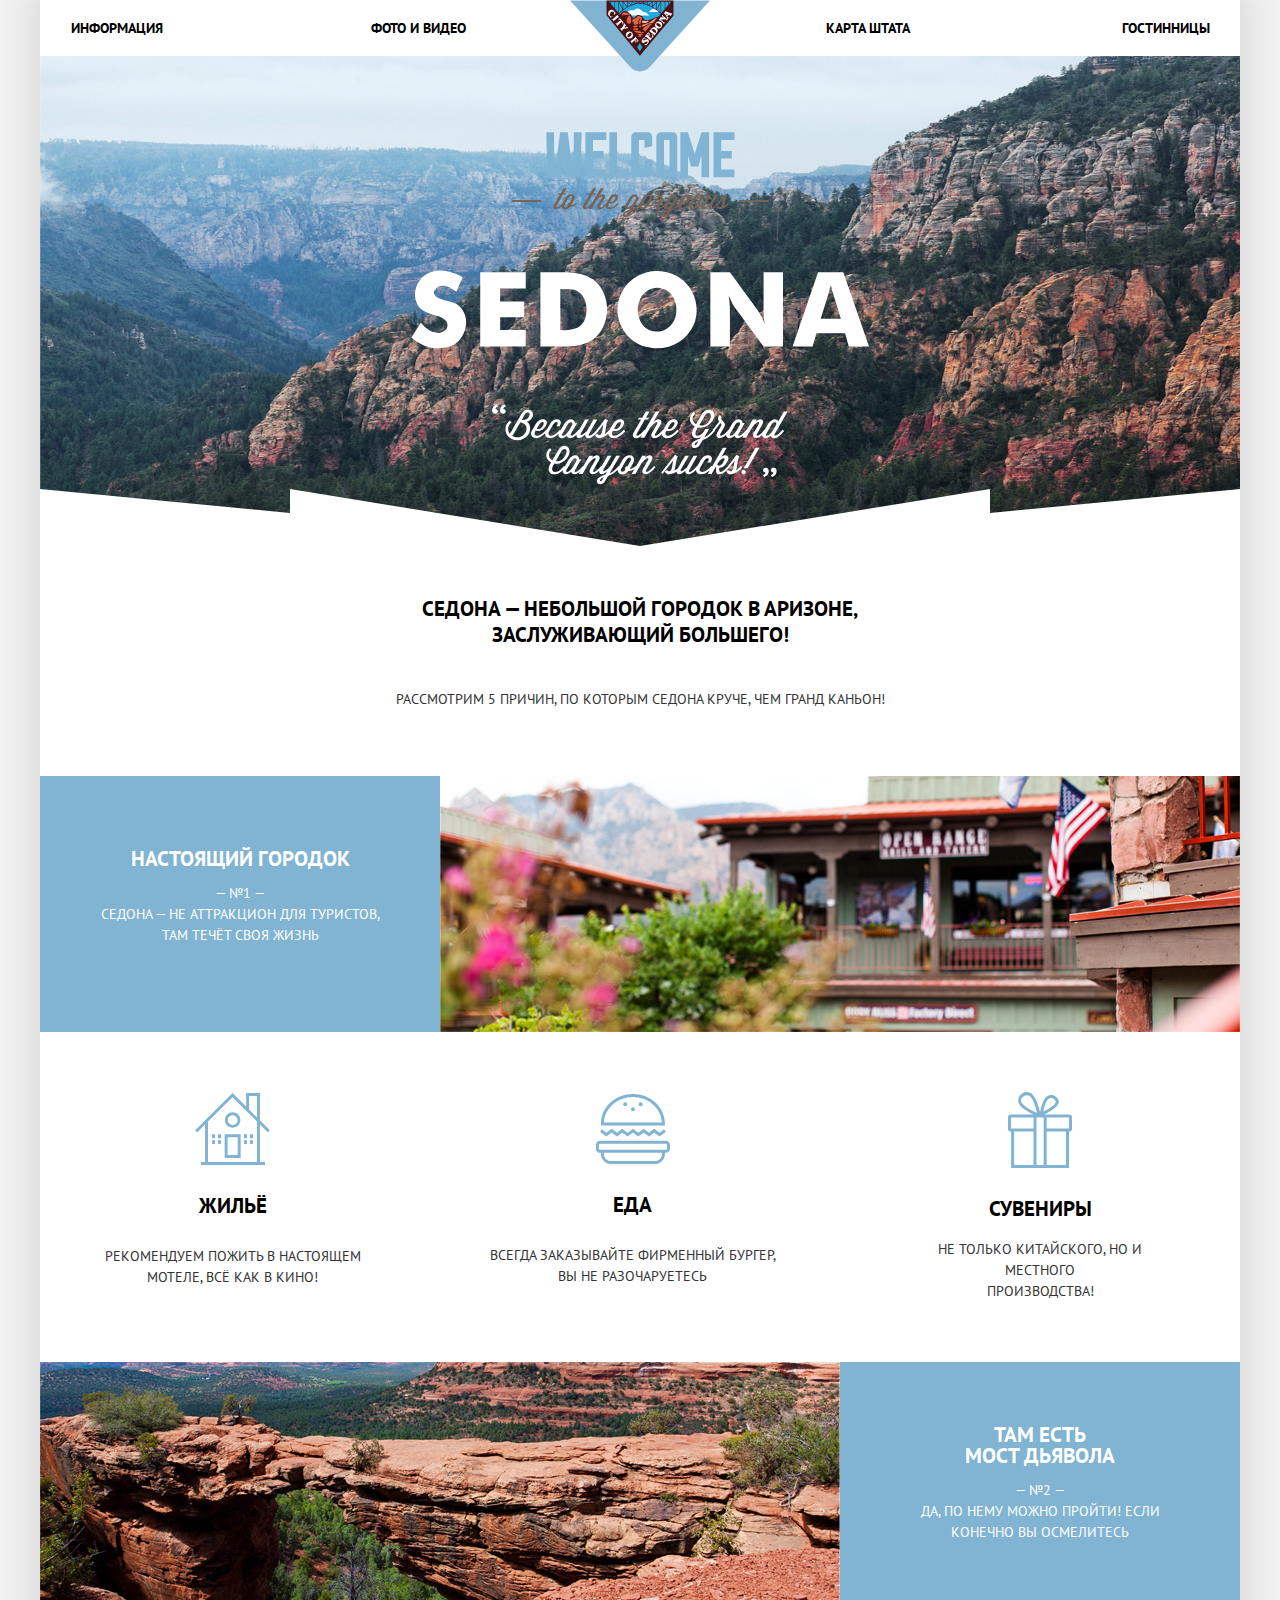
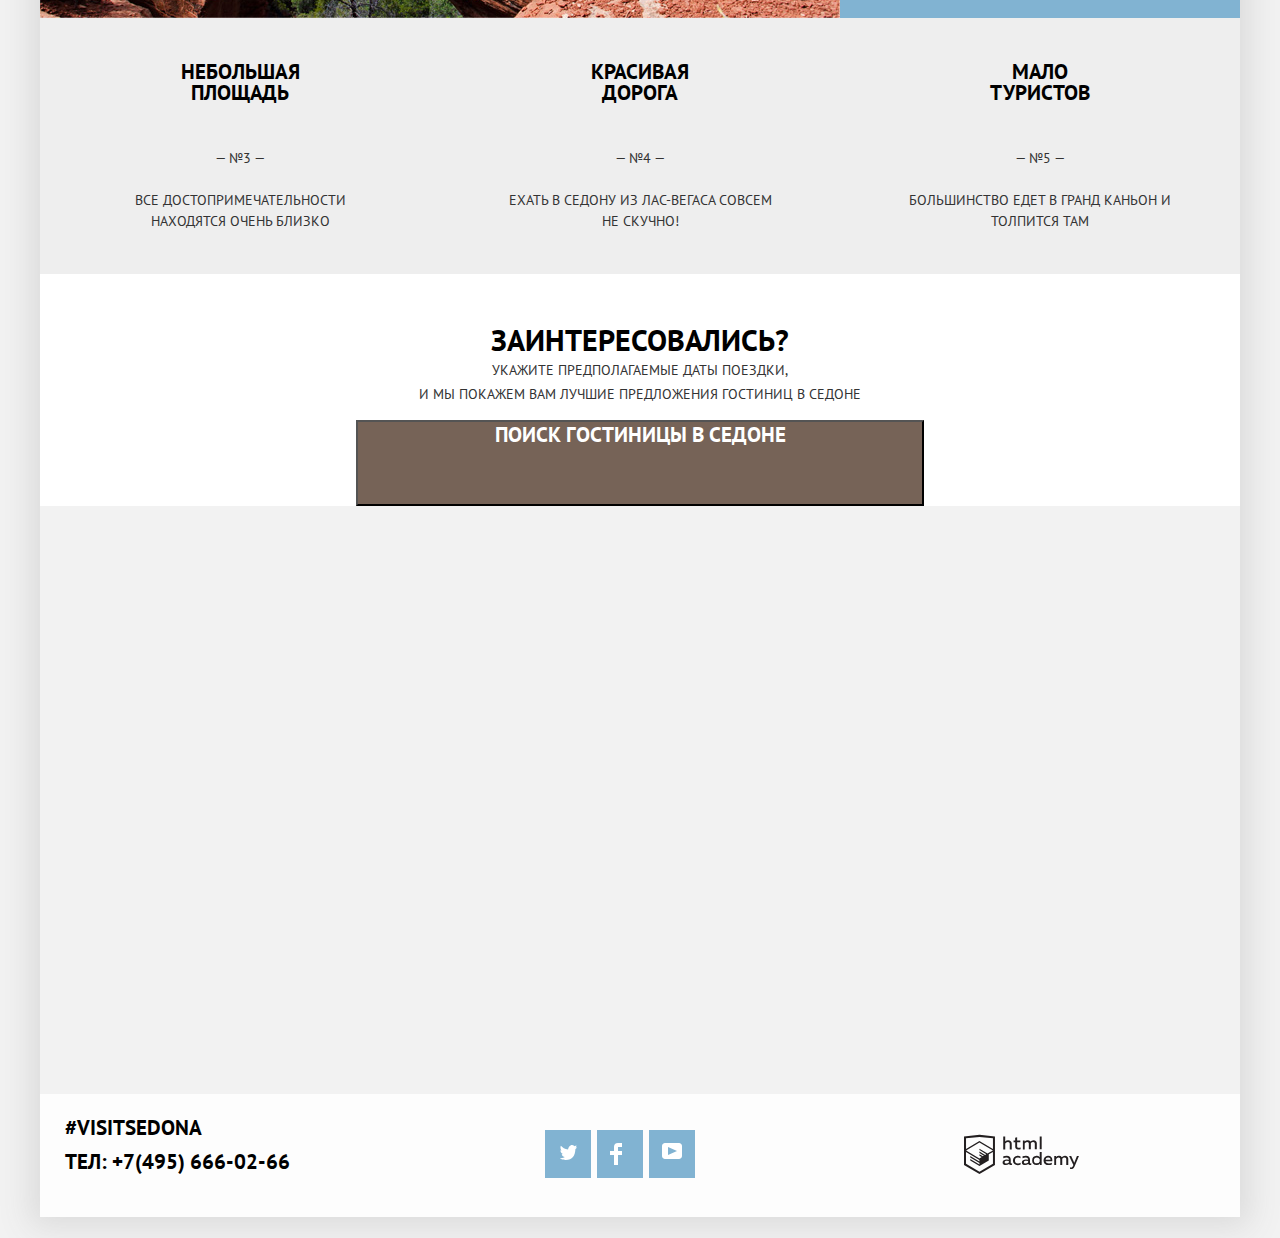
<file: index.html>
<!DOCTYPE html>
<html lang="ru">
    <head>
        <meta charset="utf-8">
        <title>«Sedona»</title>
        <link href="https://fonts.googleapis.com/css?family=PT+Sans:400,700&amp;subset=latin,cyrillic" rel="stylesheet">
        <link rel="stylesheet" href="css/normalize.css">
        <link rel="stylesheet" href="css/style.css">
    </head>
    <body>
      <div class="cover"> 
        <div class="page ">
            <header class="page__header">
                <nav class="page__header-navigation header-navigation">
                    <ul class="header-navigation__list">
                        <li class="header-navigation__list-item-left">
                            <a href="info.html">Информация</a>
                        </li>
                        <li class="header-navigation__list-item-left">
                            <a href="fotoandvideo.html">Фото и Видео</a>
                        </li>
                        <li class="main-logo">
                            <a href="index.html">
                            <img src="img/logo-sedona.svg" width="140" height="72" alt="Логотип Седона">
                            </a>
                        </li>
                        <li class="header-navigation__list-item-right">
                            <a href="map.html">Карта штата</a>
                        </li>
                        <li class="header-navigation__list-item-right">
                            <a href="hotels.html">Гостинницы</a>
                        </li>
                    </ul>
                </nav>
                <div class="background-photo__list">
                    <img class="background-photo" src="img/background-photo.jpg" width="1200" height="773" alt="Горы">
                    <img class="intro-mask" src="img/intro-mask.svg" width="1200" height="57" alt="маска">
                    <img class="intro-welcome" src="img/intro-welcome.svg" width="459" height="353" alt="велком">
                </div>
            </header>
        </div>
            <main class="page-block">
                <section class="block1">
                    <h1 class="sedona">Седона — небольшой городок в Аризоне, заслуживающий большего!</h1>
                    <p class="five-reasons">Рассмотрим 5 причин, по которым Седона круче, чем гранд каньон!</p>
                </section>
                
                <section class="block2">
                        <div class="block2__list">
                            <h2 class="present">Настоящий городок</h2>
                            <p class="number-one">— №1 —<br>Седона — не аттракцион для туристов, там течёт своя жизнь</p>
                        </div>
                        <div>
                            <img class="feature-picture" src="img/feature-picture.jpg" width="800" height="256" alt="Характеристика">
                        </div>
                </section>
                <section class="block3">
                    <div class="block3__list-home">
                        <img src="img/icon-1.svg" width="75" height="72" alt="Иконка Домика">
                        <h2 class="home">Жильё</h2>
                        <p class="sojourn">Рекомендуем пожить в настоящем<br>мотеле, всё как в кино!</p>
                    </div>
                    <div class="block3__list-burger">
                        <img src="img/icon-3.svg" width="74" height="70" alt="Иконка Бургера">
                        <h2 class="food">Еда</h2>
                        <p class="cool-burger">Всегда заказывайте фирменный бургер,<br>вы не разочаруетесь</p>
                    </div>
                    <div class="block3__list-souvenirs">
                        <img src="img/icon-2.svg" width="64" height="76" alt="Иконка Подарка">
                        <h2 class="souvenirs">Сувениры</h2>
                        <p class="local-production">Не только китайского, но и местного<br>производства!</p>
                    </div>
                </section>
                 <section class="block4">
                        <div>
                            <img class="layer-5" src="img/layer-5.jpg" width="800" height="256" alt="Характеристика">
                        </div>
                        <div class="block4__list">
                            <h2 class="devil-bridge">Там есть<br>Мост дьявола</h2>
                            <p class="venture">— №2 —<br>Да, по нему можно пройти! Если конечно вы осмелитесь</p>
                        </div>
                </section>
                <section class="block5">
                    <div class="block5__list-small-area">
                        <h2 class="small-area">Небольшая площадь</h2>
                        <p class="very-near">— №3 —<br><br>Все достопримечательности находятся очень близко</p>
                    </div>
                    <div class="block5__list-beautiful-road">
                        <h2 class="beautiful-road">Красивая дорога</h2>
                        <p class="going__to__sedona">— №4 —<br><br>Ехать в седону из Лас-Вегаса совсем не скучно!</p>
                    </div>
                    <div class="block5__list-few-tourists">
                        <h2 class="few-tourists">Мало туристов</h2>
                        <p class="local-production">— №5 —<br><br>Большинство едет в гранд каньон и толпится там</p>
                    </div>
                </section>
                <section class="block6">
                    <div class="block6__list">
                        <h2 class="interested">Заинтересовались?</h2>
                        <p class="expected-date"> Укажите предполагаемые даты поездки,<br> и мы покажем вам лучшие предложения гостиниц в седоне</p>
                        <button class="brown-button__list brown-button_list-button">
                                <span class="brown-button">Поиск гостиницы в седоне</span>
                            </button>
                    </div>
                </section> 
                <section class="form">
                    <div class="form-search__js">
                    <form action="#" class="form-search no-js" method="post">
                        <fieldset class="form-body">
                            <p>
                                <label class="form-search-label-from" for="from">Дата заезда: </label>
                                <input class="form-search-field" id="from" name="date" placeholder="24 апреля 2017" type="text">
                                <button type="button" class="form-search-calendar">
                                    <span class="visually-hidden">Календарь</span>
                                        <svg height="22" viewbox="0 0 21 22" width="21" xmlns="http://www.w3.org/2000/svg">
                                            <path d="M19.251 2.025h-2.845V.648c0-.381-.294-.689-.656-.689-.363 0-.656.308-.656.689v1.377h-3.938V.648c0-.381-.294-.689-.655-.689-.363 0-.657.308-.657.689v1.377H5.906V.648c0-.381-.294-.689-.656-.689-.363 0-.657.308-.657.689v1.377H1.75C.784 2.025 0 2.847 0 3.862v16.302C0 21.179.784 22 1.75 22h17.501c.966 0 1.749-.821 1.749-1.836V3.862c0-1.015-.783-1.837-1.749-1.837zm.437 18.139a.448.448 0 0 1-.437.459H1.75a.45.45 0 0 1-.438-.459V3.862a.45.45 0 0 1 .438-.459h2.844v1.378c0 .381.294.689.657.689.362 0 .656-.308.656-.689V3.403h3.938v1.378c0 .381.294.689.657.689.361 0 .655-.308.655-.689V3.403h3.938v1.378c0 .381.293.689.656.689.362 0 .656-.308.656-.689V3.403h2.845c.241 0 .437.206.437.459v16.302z" />
                                            <path d="M4.594 8.225h2.625v2.066H4.594zM4.594 11.668h2.625v2.067H4.594zM4.594 15.112h2.625v2.066H4.594zM9.188 15.112h2.625v2.066H9.188zM9.188 11.668h2.625v2.067H9.188zM9.188 8.225h2.625v2.066H9.188zM13.781 15.112h2.625v2.066h-2.625zM13.781 11.668h2.625v2.067h-2.625zM13.781 8.225h2.625v2.066h-2.625z" />
                                        </svg>
                                </button>
                            </p>
                            <p>
                                <label class="form-search-label-to" for="to">Дата выезда: </label>
                                <input class="form-search-field" id="to" name="date_exit" placeholder="4 июля 2017" type="text">
                                <button type="button" class="form-search-calendar">
                                    <span class="visually-hidden">Календарь</span>
                                        <svg height="22" viewbox="0 0 21 22" width="21" xmlns="http://www.w3.org/2000/svg">
                                            <path d="M19.251 2.025h-2.845V.648c0-.381-.294-.689-.656-.689-.363 0-.656.308-.656.689v1.377h-3.938V.648c0-.381-.294-.689-.655-.689-.363 0-.657.308-.657.689v1.377H5.906V.648c0-.381-.294-.689-.656-.689-.363 0-.657.308-.657.689v1.377H1.75C.784 2.025 0 2.847 0 3.862v16.302C0 21.179.784 22 1.75 22h17.501c.966 0 1.749-.821 1.749-1.836V3.862c0-1.015-.783-1.837-1.749-1.837zm.437 18.139a.448.448 0 0 1-.437.459H1.75a.45.45 0 0 1-.438-.459V3.862a.45.45 0 0 1 .438-.459h2.844v1.378c0 .381.294.689.657.689.362 0 .656-.308.656-.689V3.403h3.938v1.378c0 .381.294.689.657.689.361 0 .655-.308.655-.689V3.403h3.938v1.378c0 .381.293.689.656.689.362 0 .656-.308.656-.689V3.403h2.845c.241 0 .437.206.437.459v16.302z" />
                                            <path d="M4.594 8.225h2.625v2.066H4.594zM4.594 11.668h2.625v2.067H4.594zM4.594 15.112h2.625v2.066H4.594zM9.188 15.112h2.625v2.066H9.188zM9.188 11.668h2.625v2.067H9.188zM9.188 8.225h2.625v2.066H9.188zM13.781 15.112h2.625v2.066h-2.625zM13.781 11.668h2.625v2.067h-2.625zM13.781 8.225h2.625v2.066h-2.625z" />
                                        </svg>
                                </button>
                          </p>
                          <div class="humans">
                                <p class="find-item">
                                    <button class="minus-adult" type="button">
                                    <span class="visually-hidden">Убавить</span>
                                        <svg height="12" viewbox="0 0 32 32" width="12">
                                            <path d="M0 13v6c0 0.552 0.448 1 1 1h30c0.552 0 1-0.448 1-1v-6c0-0.552-0.448-1-1-1h-30c-0.552 0-1 0.448-1 1z"></path>
                                        </svg>
                                    </button>
                                    <button class="plus-adult" type="button">
                                    <span class="visually-hidden">Прибавить</span>
                                        <svg height="11" viewbox="0 0 32 32" width="11">
                                            <path d="M31 12h-11v-11c0-0.552-0.448-1-1-1h-6c-0.552 0-1 0.448-1 1v11h-11c-0.552 0-1 0.448-1 1v6c0 0.552 0.448 1 1 1h11v11c0 0.552 0.448 1 1 1h6c0.552 0 1-0.448 1-1v-11h11c0.552 0 1-0.448 1-1v-6c0-0.552-0.448-1-1-1z"></path>
                                        </svg>
                                    </button>
                                        <label for="adults" class="form-search-number">Взрослые:</label>
                                        <input class="input-number input-adults" name="adult" id="adults" placeholder="2" type="text"> 
                                </p>
                                <p class="find-item">
                                <button class="minus-child" type="button">
                                    <span class="visually-hidden">Убавить</span>
                                    <svg height="12" viewbox="0 0 32 32" width="12">
                                        <path d="M0 13v6c0 0.552 0.448 1 1 1h30c0.552 0 1-0.448 1-1v-6c0-0.552-0.448-1-1-1h-30c-0.552 0-1 0.448-1 1z"></path>
                                    </svg>
                                </button>
                                <button class="plus-child" type="button">
                                <span class="visually-hidden">Прибавить</span>
                                <svg height="11" viewbox="0 0 32 32" width="11">
                                    <path d="M31 12h-11v-11c0-0.552-0.448-1-1-1h-6c-0.552 0-1 0.448-1 1v11h-11c-0.552 0-1 0.448-1 1v6c0 0.552 0.448 1 1 1h11v11c0 0.552 0.448 1 1 1h6c0.552 0 1-0.448 1-1v-11h11c0.552 0 1-0.448 1-1v-6c0-0.552-0.448-1-1-1z"></path>
                                </svg>
                                </button>
                                    <label for="children" class="form-search-number">Дети:</label>
                                    <input class="input-number input-children" name="child" id="children" placeholder="0" type="text"> 
                                </p>
                        </div>
                        <button class="search-button" type="submit"> Найти </button>
                </fieldset>
            </form>
          </div>
                    <iframe allowfullscreen height="588" src="https://www.google.com/maps/embed?pb=!1m18!1m12!1m3!1d352258.19710263924!2d-111.88600118737577!3d34.8882723987366!2m3!1f0!2f0!3f0!3m2!1i1024!2i768!4f13.1!3m3!1m2!1s0x872da132f942b00d%3A0x5548c523fa6c8efd!2z0KHQtdC00L7QvdCwLCDQkNGA0LjQt9C-0L3QsCA4NjMzNiwg0KHQqNCQ!5e0!3m2!1sru!2sru!4v1545211473811" style="border:0" width="1200"></iframe>
            </section>
     </main>           
    <footer class="page-footer">
        <div class="footer-container">
            <div class=contacts>
                <p class="contacts-footer">#Visitsedona</p><br>
                <a class="tel-footer" href="tel:+74956660266"><br>Тел: +7(495) 666-02-66</a>
            </div>                               
                <div class="footer-social">
                    <h2 class="visually-hidden">Мы в социальных сетях</h2>
                    <ul class="social-list">
                        <li class="social-button"><a href="#"> <img class="button-tw" src="img/twitter.svg" width="17" height="15" alt="твиттер" aria-label="open twitter"></a></li>
                        <li class="social-button"><a href="#"> <img class="button-fb" src="img/fb-icon.svg" width="12" height="22" alt="фейсбук" aria-label="open facebook"></a></li>
                        <li class="social-button"><a href="#"> <img class="button-yt" src="img/youtube.svg" width="20" height="16" alt="Ютуб" aria-label="open youtube"></a></li>
                    </ul>
                </div>
                    <p class="footer-copyright"> websate by
                        <a href="https://htmlacademy.ru/intensive/htmlcss"> <img src="img/logo-htmlacademy.svg" width="115" height="41" alt="HTMLAcademy" class="logo-htmlacademy"></a>
                    </p>
                </div>
        </footer>
    </div> 
 <script src="js/script.js"></script>
  </body>
</html>
</file>
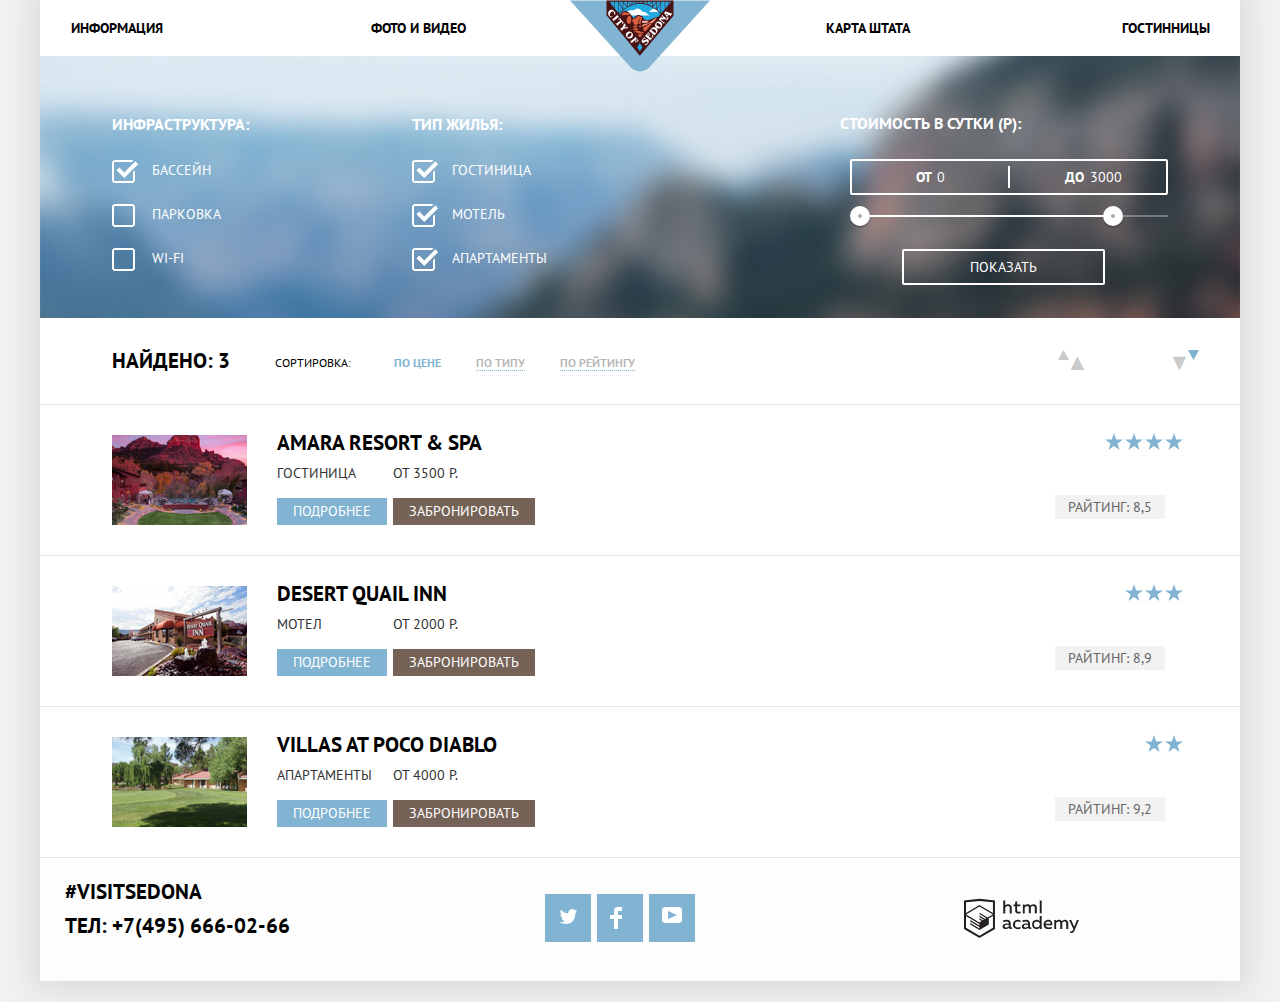
<file: hotels.html>
<!DOCTYPE html>
<html lang="ru">
  <head>
    <meta charset="utf-8">
    <title>«Sedona»</title>
    <link href="https://fonts.googleapis.com/css?family=PT+Sans:400,700&amp;subset=latin,cyrillic" rel="stylesheet">
    <link rel="stylesheet" href="css/normalize.css">
    <link rel="stylesheet" href="css/style.css">
  </head>
    <body>
       <div class="cover">
        <div class="page ">
            <header class="page__header">
                <nav class="page__header-navigation header-navigation">
                    <ul class="header-navigation__list">
                                <li class="header-navigation__list-item-left">
                            <a href="info.html">Информация</a>
                        </li>
                        <li class="header-navigation__list-item-left">
                            <a href="fotoandvideo.html">Фото и Видео</a>
                        </li>
                        <li class="main-logo">
                            <a href="index.html">
                            <img src="img/logo-sedona.svg" width="140" height="72" alt="Логотип Седона">
                            </a>
                        </li>
                        <li class="header-navigation__list-item-right">
                            <a href="map.html">Карта штата</a>
                        </li>
                        <li class="header-navigation__list-item-right">
                            <a href="hotels.html">Гостинницы</a>
                        </li>
                    </ul>
                </nav>
            </header>
            <main>
                <section class="filter">
                    <form class="filter-menu" action="https://echo.htmlacademy.tu" method="post">
                        <div class="one-fourth">
                            <h2>Инфраструктура:</h2>
                                <div class="check">
                                    <input type="checkbox" id="pool" class="visually-hidden" name="waterpool" checked>
                                    <label for="pool">Бассейн</label>
                                </div>
                                
                                <div class="check">
                                    <input type="checkbox" id="parking" class="visually-hidden" name="parcong-place">
                                    <label for="parking">Парковка</label>
                                </div>
                                <div class="check">
                                    <input type="checkbox" id="wi-fi" class="visually-hidden" name="internet">
                                    <label for="wi-fi">Wi-Fi</label>
                                </div>
                        </div>
                        <div class="one-fourth">
                            <h2>Тип жилья:</h2>
                                <div class="check">
                                    <input type="checkbox" id="hotel" class="visually-hidden" name="hotel-room" checked>
                                    <label for="hotel">Гостиница</label>
                                </div>
                                <div class="check">
                                    <input type="checkbox" id="motel" class="visually-hidden" name="motel-room" checked>
                                    <label for="motel">Мотель</label>
                                </div>
                                <div class="check">
                                <input type="checkbox" id="apartament" class="visually-hidden" name="apartament-room" checked>
                                    <label for="apartament">Апартаменты</label>
                                </div>
                        </div>
                        <div class="two-fourth clearfix">
                            <div class="filter-range">
                                <h2>Стоимость в сутки (Р):</h2>
                                    <div class="price-controls">
                                        <label class="min-price">От <input type="text" name="min-price" value="0"></label>
                                        <label class="max-price">До <input type="text" name="max-price" value="3000"></label>
                                    </div>
                                    <div class="range-controls">
                                        <div class="scale">
                                            <div class="bar"></div>
                                        </div>
                                        <div class="range-toggle range-toggle-min"></div>
                                        <div class="range-toggle range-toggle-max"></div>
                                    </div>
                                    <a class="show-btn" href="form.html">Показать</a>
                            </div>
                        </div>
                    </form>
                </section>
                <section class="results">
                    <h2 class="visually-hidden">Поиск гостинниц</h2>
                    <div class="match">
                        <span>Найдено: 3</span>
                    </div>
                    <div class="sorting">
                        <span>Сортировка:</span>
                        <ul class="sorting-filters">
                            <li>
                                <a class="current" href="#">По цене</a>
                            </li>
                            <li>
                                <a class="type" href="#">По типу</a>
                            </li>
                            <li>
                                <a class="rating" href="#">По рейтингу</a>
                            </li>
                        </ul>
                    </div>
                    <div class="sorting-btns">
                        <a href="#">
                            <div class="icon-up-dir">  
                            </div>
                        </a>
                        <a class="current" href="#">
                            <div class="icon-down-dir">
                            </div>
                        </a>
                    </div>
                </section>
                <article class="view-result">
                    <div class="photo">
                        <img src="img/hotel-picture.jpg" width="135" height="90" alt="Amara Resort &SPA">
                    </div>
                    <div class="hotel-container">
                        <h1 class="hotel-title">
                            <a href="#">Amara Resort &amp; SPA</a>
                        </h1>
                        <div class="hotel-type">
                            <span class="name-and-price">Гостиница</span>
                            <a class="btn more-btn" href="#">Подробнее</a>
                        </div>
                        <div class="reserve">
                            <span class="name-and-price">От 3500 р.</span>
                            <a class=" btn reserve-btn" href="#">Забронировать</a>
                        </div>
                    </div>
                    <div class="ratio-block">
                        <div class="stars">
                            <span class="icon-star">
                            </span>
                            <span class="icon-star">
                            </span>
                            <span class="icon-star">
                            </span>
                            <span class="icon-star">
                            </span>
                        </div>
                        <span class="ratio">Райтинг: 8,5</span>
                    </div>
                </article>
                <article class="view-result">
                    <div class="photo">
                    <img src="img/hotel-picture2.jpg" width="135" height="90" alt="Desert Quail Inn"> 
                    </div>
                    <div class="hotel-container">
                        <h1 class="hotel-title">
                            <a href="#">Desert Quail Inn</a>
                        </h1>
                        <div class="hotel-type">
                            <span class="name-and-price">Мотел</span>
                            <a class="btn more-btn" href="#">Подробнее</a>
                        </div>
                        <div class="reserve">
                            <span class="name-and-price">От 2000 р.</span>
                            <a class="btn reserve-btn" href="#">Забронировать</a>
                        </div>
                    </div>
                     <div class="ratio-block">
                        <div class="stars">
                            <span class="icon-star">
                            </span>
                            <span class="icon-star">
                            </span>
                             <span class="icon-star">
                            </span>
                        </div>
                        <span class="ratio">Райтинг: 8,9</span>
                    </div>
                </article>
                <article class="view-result">
                   <div class="photo">
                    <img src="img/hotel-picture3.jpg" width="135" height="90" alt="Villas at Poco Diablo"> 
                    </div>
                    <div class="hotel-container">
                        <h1 class="hotel-title">
                            <a href="#">Villas at Poco Diablo</a>
                        </h1>
                        <div class="hotel-type">
                            <span class="name-and-price">Апартаменты</span>
                            <a class="btn more-btn" href="#">Подробнее</a>
                        </div>
                        <div class="reserve">
                            <span class="name-and-price">От 4000 р.</span>
                            <a class="btn reserve-btn" href="#">Забронировать</a>
                        </div>
                    </div>
                     <div class="ratio-block">
                        <div class="stars">
                            <span class="icon-star">
                            </span>
                            <span class="icon-star">
                            </span>
                        </div>
                        <span class="ratio">Райтинг: 9,2</span>
                    </div>
                </article>
            </main>
         <footer class="page-footer">
        <div class="footer-container">
            <div class=contacts>
                <p class="contacts-footer">#Visitsedona</p><br>
                <a class="tel-footer" href="tel:+74956660266"><br>Тел: +7(495) 666-02-66</a>
            </div>      
                <div class="footer-social">
                    <h2 class="visually-hidden">Мы в социальных сетях</h2>
                    <ul class="social-list">
                        <li class="social-button"><a href="#"> <img class="button-tw" src="img/twitter.svg" width="17" height="15" alt="твиттер"></a></li>
                        <li class="social-button"><a href="#"> <img class="button-fb" src="img/fb-icon.svg" width="12" height="22" alt="фейсбук"></a></li>
                        <li class="social-button"><a href="#"> <img class="button-yt" src="img/youtube.svg" width="20" height="16" alt="Ютуб"></a></li>
                    </ul>
                </div>
                     <p class="footer-copyright"> websate by
                        <a href="https://htmlacademy.ru/intensive/htmlcss"> <img src="img/logo-htmlacademy.svg" width="115" height="41" alt="HTMLAcademy" class="logo-htmlacademy"></a>
                    </p>
                </div>
        </footer>
    </div>
  </div>
</body>
</html>
</file>
<file: css/style.css>
html,
body {
    margin: 0;
    padding: 0;
    width: 100%;
    height: 100%;
    
    font-family: "PT Sans", Arial, sans-serif;
    font-size: 14px;
    font-weight: 700;
    color: #000000;
    text-transform: uppercase;

    background-color: rgb(242, 242, 242);
    background-position: top center;
    background-repeat: no-repeat;
}

h1 {
    margin: 0;
}

h2 {
    display: block;
    font-size: 16px;
    line-height: 21px;
    text-transform: uppercase;
    color: #ffffff;
    font-weight: 700;
    margin: 0;
}

a {
    background-color: transparent;
}
img {
    border: 0;
}

.cover {
    box-shadow: 0 0 30px 10px #dbdbdb;
    width: 1200px;
    margin: 0 auto;
}

.page{
    position: inherit;
    max-width: 1200px;
    min-height: auto;
    margin: 0 auto;
    font-size: 0;
}

.page__header {
    position: relative;
}

.header-navigation {
    position: absolute;
    top: 0;
    left: 0;
    width: 100%;
    background-color: #ffffff;
    z-index: 1;
}

.header-navigation__list {
    display: flex;
    justify-content: space-around;
    margin: 0;
    padding: 0;
    list-style-type: none;
}

.header-navigation__list-item-left a { 
    display: flex;
    justify-content: flex-start;
    min-width: 239px;
    padding: 15px 0;
    font-size: 14px;
    font-weight: 700;
    line-height: 26px;
    text-align: left;
    color: #000000;
    text-decoration: none;
    text-transform: uppercase;
}

.header-navigation__list-item-left a:hover {
    color: #81b3d2;
}

.header-navigation__list-item-left a:active {
    color: rgba(0, 0, 0, 0.3);
}

.header-navigation__list-item-right a { 
    display: flex;
    justify-content: flex-end;
    min-width: 239px;
    padding: 15px 0;
    font-size: 14px;
    font-weight: 700;
    line-height: 26px;
    text-align: right;
    color: #000000;
    text-decoration: none;
    text-transform: uppercase;
}

.header-navigation__list-item-right a:hover {
    color: #81b3d2;
}

.header-navigation__list-item-right a:active {
    color: rgba(0, 0, 0, 0.3);
}

.main-logo {
    position: relative;
    min-width: 140px;
}

.main-logo,
.a {
    position: absolute;    
}

.background-photo__list {
    position: relative;
    display: flex;
    justify-content: center;
}

.background-photo {
    width: 100%;
    height: 546px;
}

.intro-mask {
    position: absolute;
    bottom: 0;
    left: 0;
    width: 100%;
}

.intro-welcome {
    position: absolute;
    width: 459px;
    height: auto;
    margin-top: 132px;
}

.page-block {
    max-width: 1200px;
    min-height: 100%;
    margin: 0 auto;
    font-size: 0;
}

.block1 {
    margin: 0 auto;
    padding: 50px 0;
    background-color: #ffffff;
}

.sedona {
    max-width: 440px;
    margin: 0 auto;
    font-size: 21px;
    font-weight: 700;
    line-height: 26px;
    text-align: center;
    color: #000000;
    text-transform: uppercase;
}

.five-reasons {
    margin-top: 38px;
    font-size: 14px;
    font-weight: 400;
    line-height: 26px;
    text-align: center;
    color: #333333;
    text-transform: uppercase;
}

.block2 {
    display: flex;
    height: 256px;
}

.block2__list {
    display: flex; 
    flex-direction: column; 
    justify-content: center;
    align-items: center; 
    padding: 0 60px; 
    background-color: #81b3d2;
}

.present {
    max-width: 280px;
    font-size: 21px;
    font-weight: 700;
    line-height: 21px;
    text-align: center;
    color: #ffffff;
    text-transform: uppercase;
}

.number-one {
    max-width: 280px;
    font-size: 14px;
    font-weight: 400;
    line-height: 21px;
    text-align: center;
    color: #ffffff;
    text-transform: uppercase;
}

.feature-picture {
    width: 100%;
    height: auto;
}

.block3 {
    display: flex;
    height: 330px;
}


.block3__list-home {
    display: flex;
    flex-direction: column;
    justify-content: center;
    align-items: center;
    background-color: #ffffff;
    flex-grow: 1;
}

.home {
    margin-top: 30px;
    font-size: 21px;
    font-weight: 700;
    line-height: 21px;
    text-align: center;
    color: #000000;
    text-transform: uppercase;
}

.sojourn {
    margin-top: 30px;
    font-size: 14px;
    font-weight: 400;
    line-height: 21px;
    text-align: center;
    color: #333333;
    text-transform: uppercase
}

.block3__list-burger {
    display: flex;
    flex-direction: column;
    justify-content: center;
    align-items: center;
    background-color: #ffffff;
    flex-grow: 1;
}

.food {
    margin-top: 30px;
    font-size: 21px;
    font-weight: 700;
    line-height: 21px;
    text-align: center;
    color: #000000;
    text-transform: uppercase;
}

.cool-burger {
    margin-top: 30px;
    font-size: 14px;
    font-weight: 400;
    line-height: 21px;
    text-align: center;
    color: #333333;
    text-transform: uppercase
}

.block3__list-souvenirs {
    display: flex;
    flex-direction: column;
    justify-content: center;
    align-items: center;
    background-color: #ffffff;
    flex-grow: 1;
}
 
.souvenirs {
    margin-top: 30px;
    font-size: 21px;
    font-weight: 700;
    line-height: 21px;
    text-align: center;
    color: #000000;
    text-transform: uppercase;
}

.local-production {
    margin-top: 30px;
    font-size: 14px;
    font-weight: 400;
    line-height: 21px;
    text-align: center;
    color: #333333;
    text-transform: uppercase
}

.block4 {
    display: flex;
    height: 256px;
}

.block4__list {
    display: flex;
    flex-direction: column;
    justify-content: center;
    align-items: center;
    padding: 0 60px;
    background-color: #81b3d2;
}

.devil-bridge {
    max-width: 280px;
    font-size: 21px;
    font-weight: 700;
    line-height: 21px;
    text-align: center;
    color: #ffffff;
    text-transform: uppercase;
}

.venture {
    max-width: 280px;
    
    font-size: 14px;
    font-weight: 400;
    line-height: 21px;
    text-align: center;
    color: #ffffff;
    text-transform: uppercase
}

.layer-5 {
    width: 100%;
    height: auto;
}

.block5 {
    display: flex;
    height: 256px;
}

.block5__list-small-area {
    display: flex;
    flex-direction: column;
    justify-content: center;
    align-items: center;
    background-color: #eeeeee;
    flex-grow: 1;
}

.small-area {
    width: 153px;
    margin: 0 auto 25px;
    font-size: 21px;
    font-weight: 700;
    line-height: 21px;
    text-align: center;
    color: #000000;
    text-transform: uppercase;
}

.very-near {
    width: 270px;
    margin: 20px auto 0;
    font-size: 14px;
    font-weight: 400;
    line-height: 21px;
    text-align: center;
    color: #333333;
    text-transform: uppercase
}

.block5__list-beautiful-road {
    display: flex;
    flex-direction: column;
    justify-content: center;
    align-items: center;
    background-color: #eeeeee;
    flex-grow: 1;
}

.beautiful-road {
    width: 153px;
    margin: 0 auto 25px;
    font-size: 21px;
    font-weight: 700;
    line-height: 21px;
    text-align: center;
    color: #000000;
    text-transform: uppercase;
}

.going__to__sedona  {
    width: 270px;
    margin: 20px auto 0;
    font-size: 14px;
    font-weight: 400;
    line-height: 21px;
    text-align: center;
    color: #333333;
    text-transform: uppercase
}

.block5__list-few-tourists {
    display: flex;
    flex-direction: column;
    justify-content: center;
    align-items: center;
    background-color: #eeeeee;
    flex-grow: 1;
}

.few-tourists {
    width: 153px;
    margin: 0 auto 25px;
    font-size: 21px;
    font-weight: 700;
    line-height: 21px;
    text-align: center;
    color: #000000;
    text-transform: uppercase;
}

.local-production {
    width: 270px;
    margin: 20px auto 0;
    font-size: 14px;
    font-weight: 400;
    line-height: 21px;
    text-align: center;
    color: #333333;
    text-transform: uppercase
}

.block6 {
    display: flex;
    flex-direction: column;
    max-width: 1200px;
    max-height: 330px;
}

.block6 .block6__list {
    display: flex;
    flex-direction: column; 
    justify-content: center;
    align-items: center; 
    padding: 0 60px; 
    background-color: #ffffff;
}

.interested {
    margin-top: 48px;
    font-size: 30px;
    font-weight: 700;
    line-height: 36px;
    text-align: center;
    color: #000000;
    text-transform: uppercase;
}

.expected-date {
    margin-top: 0px;
    font-size: 14px;
    font-weight: 400;
    line-height: 24px;
    text-align: center;
    color: #333333;
    text-transform: uppercase
}

.brown-button__list  {
    display:flex;
    justify-content:space-around;
    margin:0;
    padding:0;
    list-style-type:none;
    min-width:568px;
    min-height:86px;
    background-color:#766357
}

.brown-button_list-button span {
    display: inline-block;
    vertical-align: top;
    font-size: 21px;
    font-weight: 700;
    line-height: 26px;
    text-align: center;

    color: #ffffff;
    text-decoration: none;
    text-transform: uppercase;
}

.brown-button_list-button:hover {
    color: #ffffff;
}

.brown-button_list-button:active {
    color: rgba(255, 255, 255, 0.3);
    
}

.form {
    position: relative;
    overflow: hidden;
}

.form-search {
    display: none;
    position: absolute;
    top: 0;
    left: 316px;
    width: 512px;
    padding-top: 55px;
    padding-left: 56px;
    font: inherit;
    font-size: 14px;
    font-weight: 700;
    text-align: left;
    color: #000000;
    background-color: #ffffff;
    box-shadow: 0px 7px 15px 0 rgba(0, 1, 1, 0.15);
}

.modal-show {
  display: block;
  
  animation: bounce 0.6s;
}

.form-body {
    border: none;
    margin: 0;
    padding: 0;
}

.form-body p {
    border: none;
    margin: 0;
    padding: 0;
}

.form-search-label-from {
    display: inline-block;
    vertical-align: top;
    margin-right: 18px;
    margin-top: 6px;
    font-size: 14px;
    line-height: 26px;
    font-weight: 700;
}

.form-search-label-to {
    display: inline-block;
    vertical-align: top;
    margin-right: 15px;
    margin-top: 6px;
    font-size: 14px;
    line-height: 26px;
    font-weight: 700;
}

.form-search-field {
    width: 346px;
    padding: 9px 0;
    padding-left: 14px;
    margin-bottom: 30px;
    max-height: 38px;
    line-height: 26px;
    font: inherit;
    background-color: #f2f2f2;
    font-size: 14px;
    font-weight: 700;
    color: #000000;
    border: none
}

.form-search-field:hover {
    font: inherit;
    background-color: #ebebeb;
    font-size: 14px;
    font-weight: 700;
    color: #000000;
}

.form-search-field:focus {
    font: inherit;
    background-color: #ffffff;
    font-size: 14px;
    font-weight: 700;
    color: #000000;
}

.form-search-calendar {
    position: relative;
    top: 6px;
    right: 40px;
    background-color: transparent;
    color: #cacaca;
    border: none;
}

.form-search-calendar:hover {
    color: #000000;
}

.form-search-calendar:active {
    font: inherit;
    color: #81b3d2;
}

.humans {
    display: flex;
    justify-content: space-between;
    margin: 0 auto;
    margin-bottom: 54px;
    margin-left: -2px;
    width: 458px;
    box-sizing: border-box;
}

.humans .find-item {
    margin: 0;
    width: auto;
}

.find-item .input-number {
    box-sizing: border-box;
    padding: 9px 0;
    margin-left: auto;
    max-height: 38px;
    width: 346px;
    text-transform: uppercase;
    font-size: 14px;
    color: #000000;
    font-weight: 700;
    background-color: #f2f2f2;
    border: 2px solid #f2f2f2;
}

.find-item .input-adults {
    margin-left: 39px;
    padding-left: 23px;
    padding-right: 23px;
    width: 114px;
    text-align: center;
}

.find-item .input-children {
    margin-left: 23px;
    padding-left: 23px;
    padding-right: 23px;
    width: 114px;
    text-align: center;
}

.find-item input:hover {
    background-color: #ebebeb;
    border: 2px solid #ebebeb;
}

.find-item input:focus {
    background-color: #ffffff;
    border: 2px solid #e5e5e5;
}

.find-item button {
    width: 38px;
    height: 38px;
    padding-bottom:  10px;
    background-color: transparent;
    color: #cacaca;
    border: none;
}

.minus-adult {
    position: absolute;
    top: 191px;
    left: 168px;
}

.plus-adult {
    position: absolute;
    top: 191px;
    left: 242px;
}

.minus-child {
    position: absolute;
    top: 191px;
    left: 400px;
}

.plus-child {
    position: absolute;
    top: 191px;
    left: 475px;
}

.find-item button:hover {
    color: #000000;
}

.find-item button:active {
    color: #81b3d2;
}

.search-button {
    padding: 16px 0;
    margin-bottom: 54px;
    width: 458px;
    font-size: 21px;
    font-weight: 700;
    text-align: center;
    text-transform: uppercase;
    color: #ffffff;
    background-color: #81b3d2;
    border: none;
    cursor: pointer;
}

.search-button:hover {
    background-color: #669ec0;
}

.search-button:active {
    background-color: #5496bd;
    color: rgba(255, 255, 255, 0.3)
}


.page-footer {
    max-width: 1200px;
    position: inherit;
    margin: 0 auto;
    font-size: 0;
    color: #000000;
    background-color: rgba(255, 255, 255, 0.8);
}

.footer-container {
    padding: 0 10px;
}

.page-footer .footer-container {
    display: flex;
    align-items: center;
    padding-top: 36px;
    padding-bottom: 39px;
    padding-left: 15px;
}

.contacts-footer {
    display: flex;
    justify-content: flex-start;
    max-width: 280px;
    margin: -18px;
    margin-left: 10px;
    margin-right: 253px;
    color: #000000;
    font-size: 21px;
    line-height: 26px;
    font-weight: 700;
    text-align: center;
}

.tel-footer {
    display: flex;
    justify-content: flex-start;
    max-width: 280px;
    margin: 0;
    margin-left: 10px;
    margin-right: 253px;
    color: #000000;
    font-size: 21px;
    line-height: 26px;
    font-weight: 700;
    text-decoration: none;
    text-align: center;
}

.footer-social {
    display: flex;
    justify-content: space-between;
    align-items: center;
}

.social-list {
    display: flex;
    flex-wrap: wrap;
    margin: 0;
    padding: 0;
    list-style-type: none;
    align-items: center;
    justify-content: center;
    margin: 0;
    margin-right: 224px;
    padding: 0;
    width: 154px;
    text-align: center;
}

.social-list li {
    margin-right: 6px;
}

.social-list li:nth-child(3n) {
    margin: 0;
}

.social-button {
    display: flex;
    width: 46px;
    height: 48px;
    color: #ffffff;
    background-color: #81b3d2;
    background-position: center;
}

.social-button:hover {
    background-color: #669ec0;
    color: #ffffff;
}

.social-button:active {
    background-color: #5496bd;
    color: #ffffff;
    opacity: 0.3;
}


.button-tw {
    background-repeat: no-repeat;
    padding: 15px;
    text-align: center;
}
.button-fb {
    background-repeat: no-repeat;
    padding:  13px ;
    text-align: center;
}

.button-yt {
    background-repeat: no-repeat;
    padding: 13px;
    text-align: center;
}

.footer-copyright {
    display: flex;
    align-items: center;
    justify-content: center;
    width: 200px;
    margin: 0;
    color: #000000;
    text-align: center;
}


/*hotels.html*/


.filter {
    width: 100%;
    color: #ffffff;
    background: #4b769e url(../img/filter-background.jpg) no-repeat 50% 20%;
}

.filter h2 {
    margin-bottom: 25px;
    font-size: 16px;
}
.filter-menu {
    display: block;
    margin-top: 0em;
}

.one-fourth {
    display: inline-block;
    vertical-align: top;
    width: 25%;
    margin-top: 87px;
    vertical-align: top;
    padding: 27px 72px 30px;
    color: #ffffff;
    box-sizing: border-box;
    
}

.visually-hidden {
    position: absolute;
    clip: rect(0, 0, 0, 0);
    width: 1px;
    height: 1px;
    margin: -1px;
}  

.one-fourth .check:not(:first-of-type) {
    margin-top: 23px;
}
                            
.one-fourth .check label {
    position: relative;
    font-size: 14px;
    font-weight: 400;
    line-height: 21px;
    color: #ffffff;}
                            
.one-fourth .check label:not(:checked) {
    padding-left: 40px;
}
                            
.one-fourth .check input:not(:checked) + label::before {
    content: "";
    position: absolute;
    display: block;
    width: 23px;
    height: 23px;
    background-image: url('../img/checkbox-off.svg');
    background-repeat: no-repeat;
    background-position: center center;
    background-size: 23px 23px;
}
                            
.one-fourth .check input:checked + label::before {
    content: "";
    position: absolute;
    display: block;
    width: 27px;
    height: 23px;
    background-image: url('../img/checkbox-on.svg');
    background-repeat: no-repeat;
    background-position: center center;
    background-size: 27px 23px;
}

.two-fourth {
    display: inline-block;
    vertical-align: top;
    width: 50%;
    padding-top: 26px;
    vertical-align: top;
    box-sizing: border-box;
}

.clearfix:after {
    content: '';
    display: table;
    clear: both;
}
.filter-range {
    display: block;
    margin-left: auto;
    margin-right: 72px;
    width: 330px;
}

.filter-range h2 {
    margin-left: 2px;
    margin-top: 87px;
}

.filter-range h2 {
    margin-left: 2px;
    margin-top: 87px;
}

.filter h2 {
    font-size: 16px;
}

.price-controls {
    display: block;
    position: relative;
    height: 32px;
    border: 2px solid #ffffff;
    border-radius: 2px;
    margin-left: 12px;
    margin-bottom: 20px;
}

.price-controls::after {
    content: '';
    position: absolute;
    top: 50%;
    left: 50%;
    width: 2px;
    height: 22px;
    background-color: #ffffff;
    transform: translate(-50%, -50%)
}

.price-controls .min-price {
    display: inline-block;
    vertical-align: top;
    width: 85px;
    margin-left: 64px;
    line-height: 32px;
    vertical-align: top;
    cursor: pointer;
    font-size: 14px;
    text-transform: uppercase;
    color: #ffffff;
}

.price-controls .max-price {
    display: inline-block;
    vertical-align: top;
    width: 85px;
    margin-left: 64px;
    line-height: 32px;
    vertical-align: top;
    cursor: pointer;
    font-size: 14px;
    text-transform: uppercase;
    color: #ffffff;
}
.price-controls input {
    width: 40px;
    border: none;
    background: none;
    outline: none;   
    color: #ffffff;
}

.range-controls{
    display: block;
    position: relative;
    margin-left: 12px;
    margin-bottom: 32px;
}

.range-controls .scale {
    height: 2px;
    background: rgba(255, 255, 255, 0.3);
}
.range-controls .bar {
    height: 2px;
    width: 80%;
    background: #ffffff;
}

.range-controls .range-toggle-min {
    left: 0;
}

.range-controls .range-toggle {
    position: absolute;
    top: -9px;
    width: 4px;
    height: 4px;
    background: #ababab;
    border: 8px solid #ffffff;
    border-radius: 50%;
    box-shadow: 0 2px 1px 0 rgba(0, 1, 1, 0.2);
    cursor: pointer;
}
.range-controls .range-toggle-max {
    left: 253px;
}

.range-controls .range-toggle {
    position: absolute;
    top: -9px;
    width: 4px;
    height: 4px;
    background: #ababab;
    border: 8px solid #ffffff;
    border-radius: 50%;
    box-shadow: 0 2px 1px 0 rgba(0, 1, 1, 0.2);
    cursor: pointer;
}

.show-btn {
    font-size: 14px;
    line-height: 21px;
    text-align: left;
    font-weight: 400;
    color: #ffffff;
}
.filter-range .show-btn {
    display: block;
    margin: 32px auto 33px;
    padding: 6px 33px;
    line-height: 20px;
    text-transform: uppercase;
    background: none;
    border: 2px solid #ffffff;
    border-radius: 2px;
    outline: none;
}

.results{
    background: #ffffff;
    border-bottom: 1px solid #e5e5e5;
}

.results .match {
    display: inline-block;
    vertical-align: top;
    width: 235px;
    padding: 30px 0;
    padding-left: 72px;
    vertical-align: top;
    box-sizing: border-box;
}

.more-btn {
    font-size: 14px;
    line-height: 21px;
    text-align: left;
    font-weight: 700;
    color: #ffffff;
}

.reserve-btn {
    font-size: 14px;
    line-height: 21px;
    text-align: left;
    font-weight: 700;
    color: #ffffff;
}

.name-and-price {
    font-weight: 400;
    font-size: 14px;
    line-height: 21px;
    text-transform: uppercase;
    color: #333333;
}

.match span {
    font-weight: 700;
    font-size: 21px;
    line-height: 26px;
    text-transform: uppercase;
    color: #000000;
}

.results .sorting {
    display: inline-block;
    vertical-align: top;
    width: 780px;
    padding: 36px 0 32px;
    font-size: 12px;
    line-height: 18px;
    vertical-align: top;
}

.sorting span {
    font-weight: 400;
    font-size: 12px;
    line-height: 18px;
    text-transform: uppercase;
    color: #000000;
}

.sorting .sorting-filters {
    display: inline-block;
    vertical-align: top;
    padding: 0;
    margin: 0;
    vertical-align: top;
    font-size: 12px;
    line-height: 18px;
    text-transform: uppercase;
    color: #000000;
}

.sorting-filters li:first-child{
    padding-left: 40px;
}

.sorting-filters li {
    display: inline-block;
    vertical-align: top;
    list-style: none;
    padding-left: 32px;
    vertical-align: top;
}

.sorting-filters .current {
    color: #81b3d2;
    border: none;
    cursor: text;
}

.sorting-filters a {
    text-decoration: none;
    color: rgba(0, 0, 0, 0.3);
    border-bottom: 1px dotted #81b3d2;
}

.results .sorting-btns {
    display: inline-block;
    vertical-align: top;
    width: 185px;
    padding: 31.5px 0 28.5px;
    padding-right: 100px;
    text-align: right;
    vertical-align: top;
    box-sizing: border-box;
}

.sorting-btns a {
    display: inline-block;
    vertical-align: top;
    font-size: 23px;
}


.sorting-btns .icon-up-dir::before, .sorting-btns .icon-down-dir::before {
    margin: 0;
    margin-right: 75px;
    padding: 0 8px;
}

.icon-up-dir::before {
    content: "";
    position: absolute;
    display: inline-block;
    vertical-align: top;
    width: 11px;
    height: 10px;
    background-image: url('../img/icon-up-dir.png');
    background-repeat: no-repeat;
    background-position: left;
    background-size: 11px 10px;
}

.icon-down-dir::before {
    content: "";
    position: absolute;
    display: inline-block;
    vertical-align: top;
    width: 11px;
    height: 10px;
    background-image: url('../img/icon-down-dir.png');
    background-repeat: no-repeat;
    background-position: right;
    background-size: 11px 10px;
}

[class^="icon-"]::before,
[class*=" icon-"]::before {
    
    display: inline-block;
    vertical-align: top;
    width: 1em;
    font-weight: 400;
    line-height: 1em;
    text-align: center;
    text-transform: none;
    text-decoration: inherit;
    speak: none;
}

.view-result {
    display: flex;
    width: auto;
    max-height: 151px;
    background: #ffffff;
    border-bottom: 1px solid #e5e5e5;
}

.view-result .photo {
    display: flex;
    width: 235px;
    padding: 30px 0;
    padding-left: 72px;
    line-height: 0;
    vertical-align: top;
    box-sizing: border-box;
}

.view-result img {
    width: 135px;
    height: 90px;
}

.view-result .hotel-container {
    display: inline-block;
    vertical-align: top;
    padding-top: 25px;
    padding-bottom: 30px;
    padding-left: 2px;
    width: 778px;
    vertical-align: top;
}

.hotel-container h1{
    font-size: 21px;
}

.hotel-title a {
    display: inline-block;
    vertical-align: top;
    margin-bottom: 7px;
    line-height: 26px;
    color: inherit;
    text-decoration: none;
}

.hotel-container .hotel-type {
    display: inline-block;
    vertical-align: top;
    width: 110px;
    margin-right: 6px;
    vertical-align: top;
}

.hotel-container span {
    display: block;
    margin-bottom: 14px;
}

.hotel-container .more-btn {
    color: #ffffff;
    background-color: #81b3d2;
}

.hotel-container .btn {
    display: inline-block;
    vertical-align: top;
    padding: 3px 16px;
    margin-right: 6px;
    vertical-align: top;
    font-weight: 500;
    text-decoration: none;
}

.hotel-container .reserve {
    display: inline-block;
    vertical-align: top;
    width: 142px;
    vertical-align: top;
}

.hotel-container .reserve-btn {
    color: #ffffff;
    background-color: #766357;
}

.stars {
    display: flex;
    justify-content: flex-end;
    width: auto;
    height: 17px;
    margin-bottom: 47px;
    font-size: 18px;
    color: #81b3d2;
}

.stars .icon-star::before {
    margin: 0;
}

.icon-star::before {
    content: "";
    position: absolute;
    display: inline-block;
    vertical-align: top;
    width: 18px;
    height: 17px;
    background-image: url('../img/star.svg');
    background-repeat: no-repeat;
    background-position: center, center;
    background-size: 18px 17px; 
}

.icon-star:not(:last-of-type) {
    margin-right: 20px;
}

[class^="icon"]::before,
[class*=" icon-"]::before {
    display: inline-block;
    vertical-align: top;
    font-weight: 400;
    line-height: 1em;
    text-align: center;
    text-transform: none;
    text-decoration: none;
    font-style: normal;
    font-variant: normal;
    speak: none;
}

.ratio-block {
    padding-top: 28px;
}

.ratio {
    padding: 3px 13px;
    background: #f2f2f2;
    font-size: 14px;
    line-height: 21px;
    text-align: center;
    font-weight: 400;
    color: #666666;
}




/*hotels.html*/


.filter {
    width: 100%;
    color: #ffffff;
    background: #4b769e url(../img/filter-background.jpg) no-repeat 50% 20%;
}

.filter h2 {
    margin-bottom: 25px;
    font-size: 16px;
}
.filter-menu {
    display: block;
    margin-top: 0em;
}

.one-fourth {
    display: inline-block;
    vertical-align: top;
    width: 25%;
    margin-top: 87px;
    vertical-align: top;
    padding: 27px 72px 30px;
    color: #ffffff;
    box-sizing: border-box;
    
}

.visually-hidden {
    position: absolute;
    clip: rect(0, 0, 0, 0);
    width: 1px;
    height: 1px;
    margin: -1px;
}  

.one-fourth .check:not(:first-of-type) {
    margin-top: 23px;
}
                            
.one-fourth .check label {
    position: relative;
    font-size: 14px;
    font-weight: 400;
    line-height: 21px;
    color: #ffffff;}
                            
.one-fourth .check label:not(:checked) {
    padding-left: 40px;
}
                            
.one-fourth .check input:not(:checked) + label::before {
    content: "";
    position: absolute;
    display: block;
    width: 23px;
    height: 23px;
    background-image: url('../img/checkbox-off.svg');
    background-repeat: no-repeat;
    background-position: center center;
    background-size: 23px 23px;
}
                            
.one-fourth .check input:checked + label::before {
    content: "";
    position: absolute;
    display: block;
    width: 27px;
    height: 23px;
    background-image: url('../img/checkbox-on.svg');
    background-repeat: no-repeat;
    background-position: center center;
    background-size: 27px 23px;
}

.two-fourth {
    display: inline-block;
    vertical-align: top;
    width: 50%;
    padding-top: 26px;
    vertical-align: top;
    box-sizing: border-box;
}

.clearfix:after {
    content: '';
    display: table;
    clear: both;
}
.filter-range {
    display: block;
    margin-left: auto;
    margin-right: 72px;
    width: 330px;
}

.filter-range h2 {
    margin-left: 2px;
    margin-top: 87px;
}

.filter-range h2 {
    margin-left: 2px;
    margin-top: 87px;
}

.filter h2 {
    font-size: 16px;
}

.price-controls {
    display: block;
    position: relative;
    height: 32px;
    border: 2px solid #ffffff;
    border-radius: 2px;
    margin-left: 12px;
    margin-bottom: 20px;
}

.price-controls::after {
    content: '';
    position: absolute;
    top: 50%;
    left: 50%;
    width: 2px;
    height: 22px;
    background-color: #ffffff;
    transform: translate(-50%, -50%)
}

.price-controls .min-price {
    display: inline-block;
    vertical-align: top;
    width: 85px;
    margin-left: 64px;
    line-height: 32px;
    vertical-align: top;
    cursor: pointer;
    font-size: 14px;
    text-transform: uppercase;
    color: #ffffff;
}

.price-controls .max-price {
    display: inline-block;
    vertical-align: top;
    width: 85px;
    margin-left: 64px;
    line-height: 32px;
    vertical-align: top;
    cursor: pointer;
    font-size: 14px;
    text-transform: uppercase;
    color: #ffffff;
}
.price-controls input {
    width: 40px;
    border: none;
    background: none;
    outline: none;   
    color: #ffffff;
}

.range-controls{
    display: block;
    position: relative;
    margin-left: 12px;
    margin-bottom: 32px;
}

.range-controls .scale {
    height: 2px;
    background: rgba(255, 255, 255, 0.3);
}
.range-controls .bar {
    height: 2px;
    width: 80%;
    background: #ffffff;
}

.range-controls .range-toggle-min {
    left: 0;
}

.range-controls .range-toggle {
    position: absolute;
    top: -9px;
    width: 4px;
    height: 4px;
    background: #ababab;
    border: 8px solid #ffffff;
    border-radius: 50%;
    box-shadow: 0 2px 1px 0 rgba(0, 1, 1, 0.2);
    cursor: pointer;
}
.range-controls .range-toggle-max {
    left: 253px;
}

.range-controls .range-toggle {
    position: absolute;
    top: -9px;
    width: 4px;
    height: 4px;
    background: #ababab;
    border: 8px solid #ffffff;
    border-radius: 50%;
    box-shadow: 0 2px 1px 0 rgba(0, 1, 1, 0.2);
    cursor: pointer;
}

.show-btn {
    font-size: 14px;
    line-height: 21px;
    text-align: left;
    font-weight: 400;
    text-decoration: none;
    text-align: center;
    color: #ffffff;
}
.filter-range .show-btn {
    display: block;
    max-width: 133px;
    max-height: 32px;
    margin: 32px auto 33px;
    padding: 6px 33px;
    line-height: 20px;
    text-transform: uppercase;
    background: none;
    border: 2px solid #ffffff;
    border-radius: 2px;
    outline: none;
}

.results{
    background: #ffffff;
    border-bottom: 1px solid #e5e5e5;
}

.results .match {
    display: inline-block;
    vertical-align: top;
    width: 235px;
    padding: 30px 0;
    padding-left: 72px;
    vertical-align: top;
    box-sizing: border-box;
}

.more-btn {
    font-size: 14px;
    line-height: 21px;
    text-align: left;
    font-weight: 700;
    color: #ffffff;
}

.reserve-btn {
    font-size: 14px;
    line-height: 21px;
    text-align: left;
    font-weight: 700;
    color: #ffffff;
}

.name-and-price {
    font-weight: 400;
    font-size: 14px;
    line-height: 21px;
    text-transform: uppercase;
    color: #333333;
}

.match span {
    font-weight: 700;
    font-size: 21px;
    line-height: 26px;
    text-transform: uppercase;
    color: #000000;
}

.results .sorting {
    display: inline-block;
    vertical-align: top;
    width: 780px;
    padding: 36px 0 32px;
    font-size: 12px;
    line-height: 18px;
    vertical-align: top;
}

.sorting span {
    font-weight: 400;
    font-size: 12px;
    line-height: 18px;
    text-transform: uppercase;
    color: #000000;
}

.sorting .sorting-filters {
    display: inline-block;
    vertical-align: top;
    padding: 0;
    margin: 0;
    vertical-align: top;
    font-size: 12px;
    line-height: 18px;
    text-transform: uppercase;
    color: #000000;
}

.sorting-filters li:first-child{
    padding-left: 40px;
}

.sorting-filters li {
    display: inline-block;
    vertical-align: top;
    list-style: none;
    padding-left: 32px;
    vertical-align: top;
}

.sorting-filters .current {
    color: #81b3d2;
    border: none;
    cursor: text;
}

.sorting-filters a:hover {
     color:#81b3d2;
}

.sorting-filters a:active {
     color:#000000;
}

.sorting-filters a {
    text-decoration: none;
    color: rgba(0, 0, 0, 0.3);
    border-bottom: 1px dotted #81b3d2;
}

.results .sorting-btns {
    display: inline-block;
    vertical-align: top;
    width: 140px;
    padding: 31.5px 0 28.5px;
    padding-right: 35px;
    text-align: right;
    vertical-align: top;
    box-sizing: border-box;
    color: #81b3d2;
}

.sorting-btns .icon-up-dir {
    display: flex;
    justify-content: flex-end;
    font-size: 23px;
    color: #cacaca;
}

.sorting-btns .current {
    display: flex;
    justify-content: flex-end;
    font-size: 23px;
    color: #cacaca;
}

.icon-up-dir:hover {
    color: #000000;
}

.sorting-btns a:hover {
    color: #000000 ;
}

.icon-up-dir:active {
    color: #81b3d2;
}

.sorting-btns a:active {
    color: #81b3d2;
}


.sorting-btns .icon-up-dir::before, .sorting-btns .icon-down-dir::before {
    margin: 0;
    margin-right: 75px;
    padding: 0 8px;
}

.icon-up-dir::before {
    content: "\25b2";
    font-size: 23px;
    color: rgba (0, 0, 0, 0.3);
    position: absolute;
    display: inline-block;
    vertical-align: top;
    max-width: 11px;
    max-height: 10px;
    background-repeat: no-repeat;
    background-position: left;
    background-size: 11px 10px;
}

.icon-down-dir::before {
    content: "\25bc";
    position: absolute;
    display: inline-block;
    vertical-align: top;
    width: 11px;
    height: 10px;
    background-repeat: no-repeat;
    background-position: right;
    background-size: 11px 10px;
}

[class^="icon-"]::before,
[class*=" icon-"]::before {
    
    display: inline-block;
    vertical-align: top;
    width: 1em;
    font-weight: 400;
    line-height: 1em;
    text-align: center;
    text-transform: none;
    text-decoration: inherit;
    speak: none;
}

.view-result {
    display: flex;
    width: auto;
    max-height: 151px;
    background: #ffffff;
    border-bottom: 1px solid #e5e5e5;
}

.view-result .photo {
    display: flex;
    width: 235px;
    padding: 30px 0;
    padding-left: 72px;
    line-height: 0;
    vertical-align: top;
    box-sizing: border-box;
}

.view-result img {
    width: 135px;
    height: 90px;
}

.view-result .hotel-container {
    display: inline-block;
    vertical-align: top;
    padding-top: 25px;
    padding-bottom: 30px;
    padding-left: 2px;
    width: 778px;
    vertical-align: top;
}

.hotel-container h1{
    font-size: 21px;
}

.hotel-title a {
    display: inline-block;
    vertical-align: top;
    margin-bottom: 7px;
    line-height: 26px;
    color: inherit;
    text-decoration: none;
}

.hotel-title a:hover {
    color: #81b3d2;
}

.hotel-title a:active {
    color: rgba(0, 0, 0, 0.3);
}

.hotel-container .hotel-type {
    display: inline-block;
    vertical-align: top;
    width: 110px;
    margin-right: 6px;
    vertical-align: top;
}

.hotel-type a:hover {
    background-color: #669ec0;
}

.hotel-type a:active {
    background-color: #5496bd;
    color: rgba(255, 255, 255, 0.3);
}

.hotel-container span {
    display: block;
    margin-bottom: 14px;
}

.hotel-container .more-btn {
    color: #ffffff;
    background-color: #81b3d2;
}

.hotel-container .btn {
    display: inline-block;
    vertical-align: top;
    padding: 3px 16px;
    margin-right: 6px;
    vertical-align: top;
    font-weight: 500;
    text-decoration: none;
}

.hotel-container .reserve {
    display: inline-block;
    vertical-align: top;
    width: 142px;
    vertical-align: top;
}

.reserve a:hover {
    background-color: #604e43;
}

.reserve a:active {
    background-color: #503e33;
    color: rgba(255, 255, 255, 0.3);
}

.hotel-container .reserve-btn {
    color: #ffffff;
    background-color: #766357;
}

.stars {
    display: flex;
    justify-content: flex-end;
    width: auto;
    height: 17px;
    margin-bottom: 47px;
    font-size: 18px;
    color: #81b3d2;
}

.stars .icon-star::before {
    margin: 0;
}

.icon-star::before {
    content: "";
    position: absolute;
    display: inline-block;
    vertical-align: top;
    width: 18px;
    height: 17px;
    background-image: url('../img/star.svg');
    background-repeat: no-repeat;
    background-position: center, center;
    background-size: 18px 17px; 
}

.icon-star:not(:last-of-type) {
    margin-right: 20px;
}

[class^="icon"]::before,
[class*=" icon-"]::before {
    display: inline-block;
    vertical-align: top;
    font-weight: 400;
    line-height: 1em;
    text-align: center;
    text-transform: none;
    text-decoration: none;
    font-style: normal;
    font-variant: normal;
    speak: none;
}

.ratio-block {
    padding-top: 28px;
}

.ratio {
    padding: 3px 13px;
    background: #f2f2f2;
    font-size: 14px;
    line-height: 21px;
    text-align: center;
    font-weight: 400;
    color: #666666;
}
</file>
